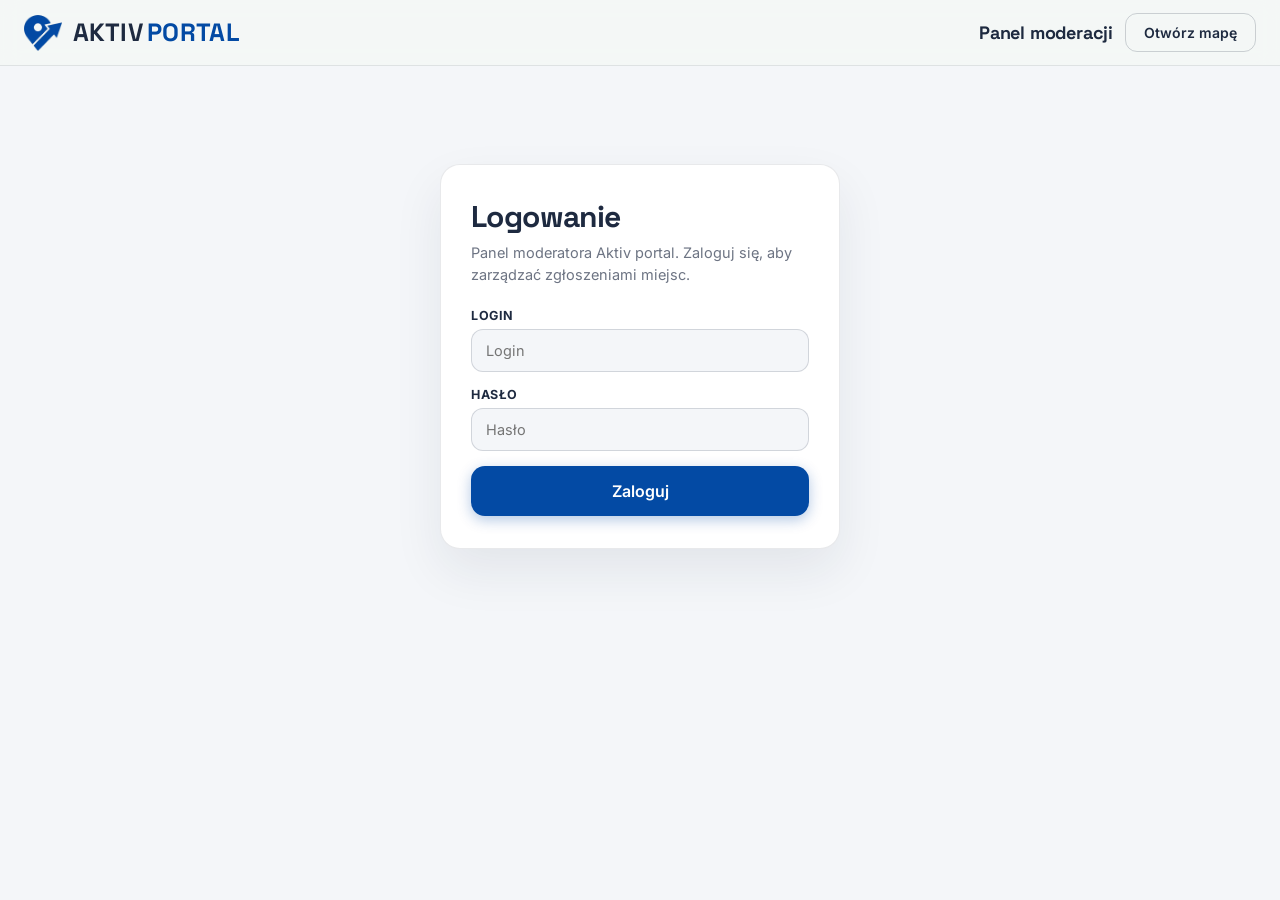
<file: admin.html>
<!DOCTYPE html>
<html lang="pl">
<head>
  <meta charset="UTF-8">
  <meta name="viewport" content="width=device-width, initial-scale=1.0">
  <title>Panel moderacji | Aktiv portal</title>
  <link rel="icon" type="image/png" href="images/favicon.png?v=5">
  <link rel="preconnect" href="https://fonts.googleapis.com">
  <link rel="preconnect" href="https://fonts.gstatic.com" crossorigin>
  <link href="https://fonts.googleapis.com/css2?family=Space+Grotesk:wght@500;600;700&family=Inter:wght@400;500;600;700&display=swap" rel="stylesheet">
  <link rel="stylesheet" href="styles.css?v=5">
</head>
<body class="admin-page">
  <header class="topbar">
    <a class="brand" href="index.html" aria-label="Aktiv, strona główna">
      <img class="brand-mark" src="images/logo-mark.png?v=5" alt="Aktiv portal">
      <span class="brand-name"><b>Aktiv</b><span>portal</span></span>
    </a>
    <div class="topbar-actions">
      <span class="admin-topbar-label">Panel moderacji</span>
      <a class="btn btn-ghost" href="index.html">Otwórz mapę</a>
      <button class="btn btn-green" id="logout" type="button" style="display:none">Wyloguj</button>
    </div>
  </header>

  <div class="admin-wrap">
    <div class="admin-login" id="admin-login">
      <h1 class="admin-h1">Logowanie</h1>
      <p class="admin-lead">Panel moderatora Aktiv portal. Zaloguj się, aby zarządzać zgłoszeniami miejsc.</p>
      <div class="field"><label for="l-login">Login</label><input id="l-login" type="text" placeholder="Login" autocomplete="username"></div>
      <div class="field"><label for="l-pass">Hasło</label><input id="l-pass" type="password" placeholder="Hasło" autocomplete="current-password"></div>
      <button class="btn btn-solid btn-lg" id="l-submit" type="button" style="width:100%">Zaloguj</button>
      <p class="admin-error" id="l-error">Błędny login lub hasło.</p>
    </div>

    <div id="admin-panel" style="display:none">
      <div class="admin-stats">
        <div class="admin-stat"><b id="c-pending">0</b><span>Oczekujące</span></div>
        <div class="admin-stat"><b id="c-approved">0</b><span>Zaakceptowane</span></div>
        <div class="admin-stat"><b id="c-rejected">0</b><span>Odrzucone</span></div>
      </div>
      <div class="admin-section"><h2>Oczekujące</h2><div id="list-pending"></div></div>
      <div class="admin-section"><h2>Zaakceptowane</h2><div id="list-approved"></div></div>
      <div class="admin-section"><h2>Odrzucone</h2><div id="list-rejected"></div></div>
      <div class="admin-tools"><button class="btn btn-ghost btn-sm" id="clear-demo" type="button">Wyczyść dane demo</button></div>
    </div>
  </div>

  <div class="modal-overlay" id="edit-overlay" aria-hidden="true">
    <div class="modal" role="dialog" aria-label="Edytuj miejsce" aria-modal="true">
      <button class="modal-close" id="edit-close" type="button" aria-label="Zamknij">&times;</button>
      <h2 class="modal-title">Edytuj miejsce</h2>
      <p class="modal-sub">Popraw dane zgłoszone przez użytkownika. Zmiana adresu odświeży lokalizację na mapie.</p>
      <div class="field"><label for="e-name">Nazwa miejsca</label><input id="e-name" type="text"></div>
      <div class="field"><label for="e-cat">Kategoria</label><select id="e-cat"></select></div>
      <div class="field"><label for="e-place">Miejscowość</label><input id="e-place" type="text"></div>
      <div class="field"><label for="e-address">Adres</label><input id="e-address" type="text"></div>
      <div class="field"><label for="e-phone">Telefon</label><input id="e-phone" type="tel"></div>
      <div class="field"><label for="e-desc">Opis</label><textarea id="e-desc"></textarea></div>
      <button id="e-save" class="btn btn-solid btn-lg" type="button" style="width:100%">Zapisz zmiany</button>
      <p class="admin-error" id="e-error">Uzupełnij nazwę i miejscowość.</p>
    </div>
  </div>

  <script src="store.js?v=5"></script>
  <script src="admin.js?v=5"></script>
</body>
</html>
</file>
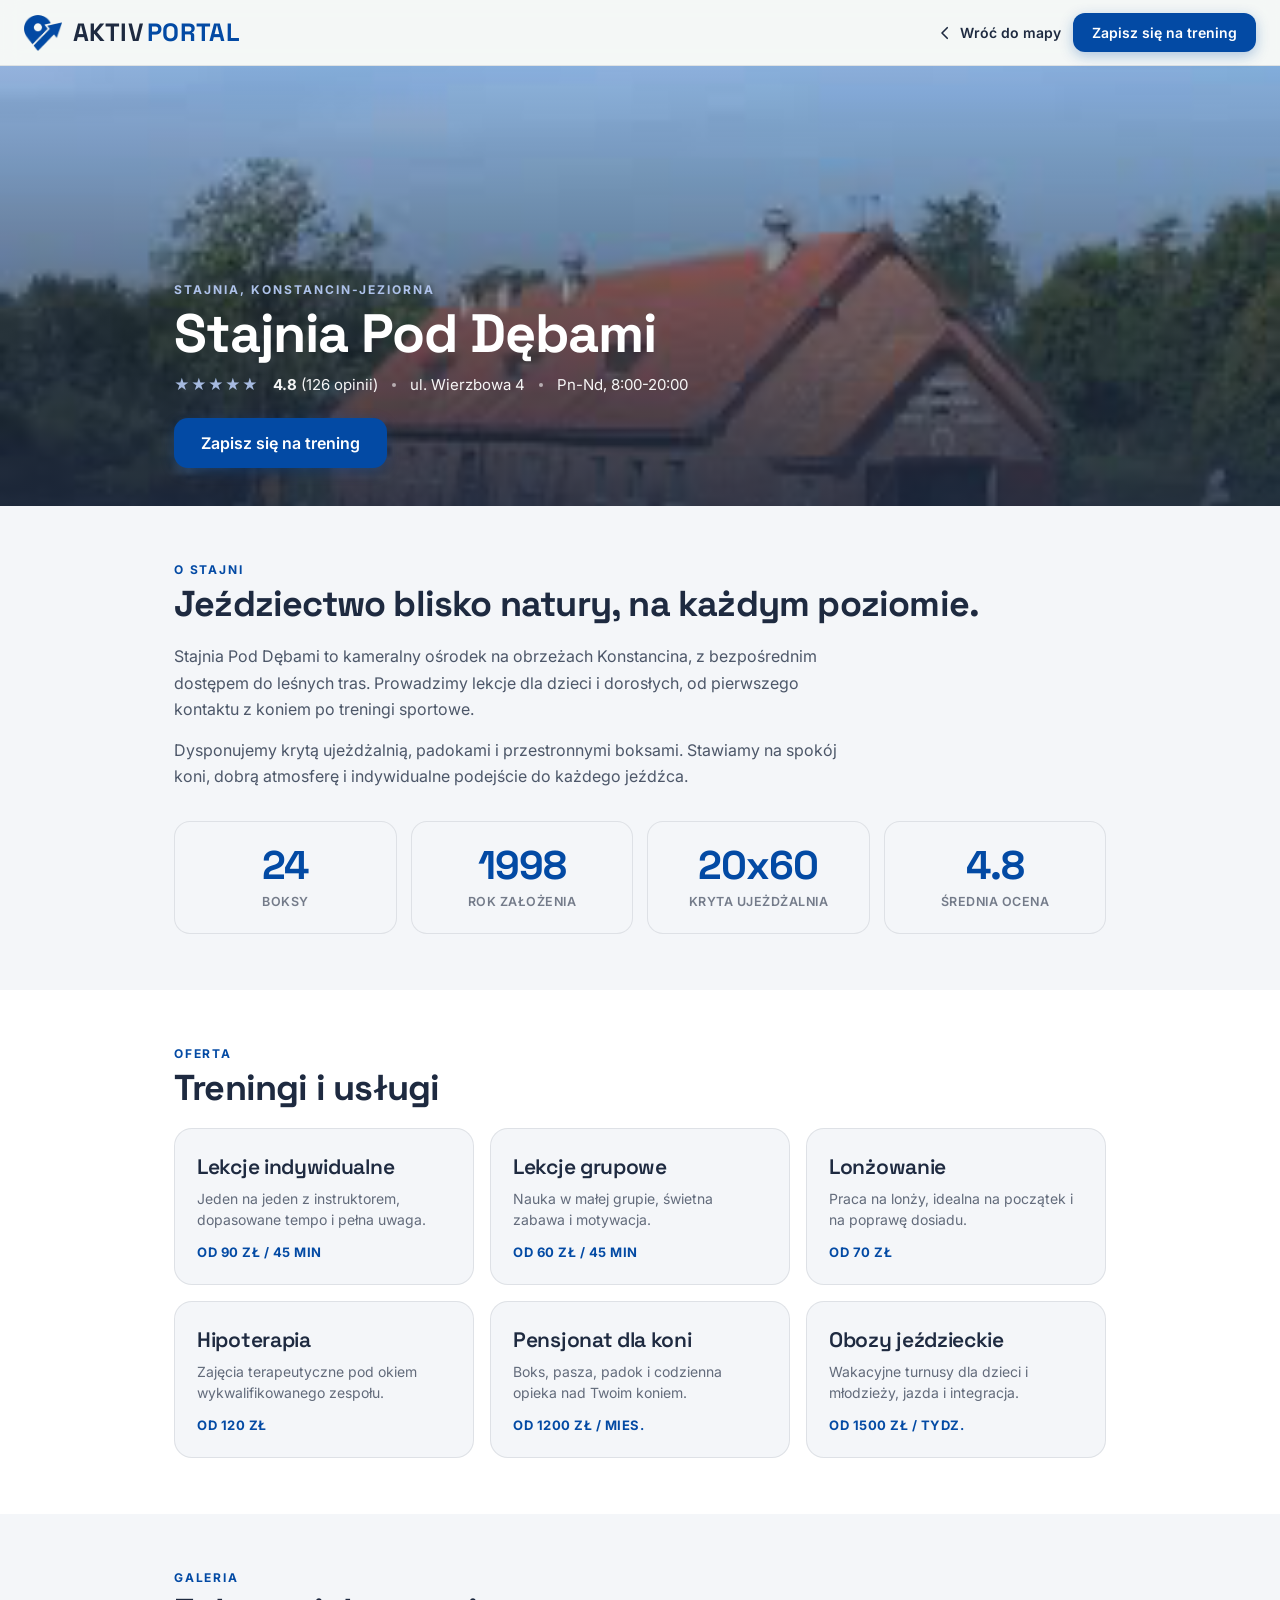
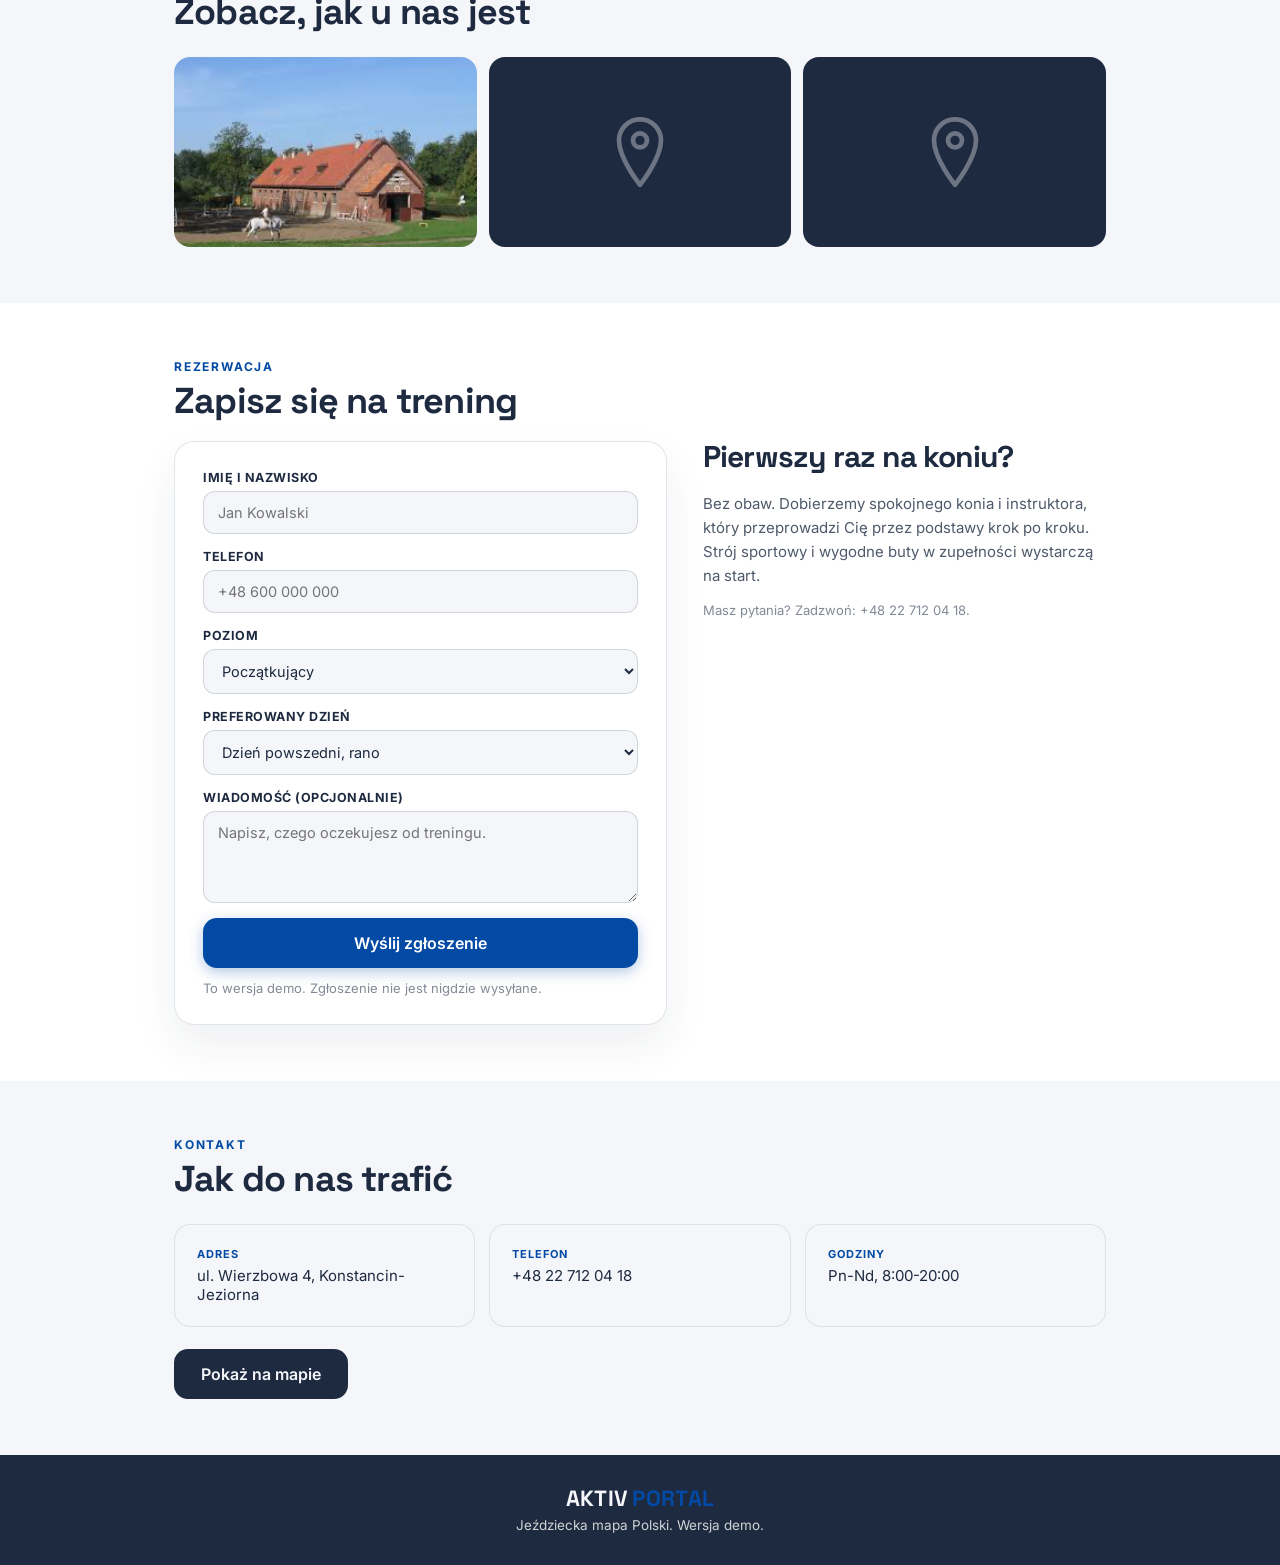
<file: stajnia.html>
<!DOCTYPE html>
<html lang="pl">
<head>
  <meta charset="UTF-8">
  <meta name="viewport" content="width=device-width, initial-scale=1.0">
  <title>Stajnia Pod Dębami, Konstancin-Jeziorna | Aktiv</title>
  <meta name="description" content="Stajnia Pod Dębami w Konstancinie-Jeziornie. Lekcje jazdy, pensjonat, kryta ujeżdżalnia. Zapisz się na trening.">
  <link rel="icon" type="image/png" href="images/favicon.png?v=5">
  <link rel="preconnect" href="https://fonts.googleapis.com">
  <link rel="preconnect" href="https://fonts.gstatic.com" crossorigin>
  <link href="https://fonts.googleapis.com/css2?family=Space+Grotesk:wght@500;600;700&family=Inter:wght@400;500;600;700&display=swap" rel="stylesheet">
  <link rel="stylesheet" href="styles.css?v=5">
</head>
<body class="sp-page">
  <header class="topbar">
    <a class="brand" href="index.html" aria-label="Aktiv, strona główna">
      <img class="brand-mark" src="images/logo-mark.png?v=5" alt="Aktiv portal">
      <span class="brand-name"><b>Aktiv</b><span>portal</span></span>
    </a>
    <div class="topbar-actions">
      <a class="back-link" href="index.html">
        <svg width="18" height="18" viewBox="0 0 24 24" aria-hidden="true"><path d="M15 5 L8 12 L15 19" fill="none" stroke="currentColor" stroke-width="2.2" stroke-linecap="round" stroke-linejoin="round"></path></svg>
        Wróć do mapy
      </a>
      <a class="btn btn-solid" href="#zapis">Zapisz się na trening</a>
    </div>
  </header>

  <section class="sp-hero" style="background-image:url('images/stajnia-pod-debami.png')">
    <div class="sp-hero-inner">
      <p class="sp-eyebrow">Stajnia, Konstancin-Jeziorna</p>
      <h1 class="sp-title">Stajnia Pod Dębami</h1>
      <div class="sp-sub">
        <span class="stars">★★★★★</span>
        <span><b>4.8</b> (126 opinii)</span>
        <span class="dot"></span>
        <span>ul. Wierzbowa 4</span>
        <span class="dot"></span>
        <span>Pn-Nd, 8:00-20:00</span>
      </div>
      <a class="btn btn-solid btn-lg" href="#zapis">Zapisz się na trening</a>
    </div>
  </section>

  <section class="sp-section">
    <div class="sp-wrap">
      <p class="sp-kicker">O stajni</p>
      <h2 class="sp-h2">Jeździectwo blisko natury, na każdym poziomie.</h2>
      <p class="sp-text">Stajnia Pod Dębami to kameralny ośrodek na obrzeżach Konstancina, z bezpośrednim dostępem do leśnych tras. Prowadzimy lekcje dla dzieci i dorosłych, od pierwszego kontaktu z koniem po treningi sportowe.</p>
      <p class="sp-text">Dysponujemy krytą ujeżdżalnią, padokami i przestronnymi boksami. Stawiamy na spokój koni, dobrą atmosferę i indywidualne podejście do każdego jeźdźca.</p>
      <div class="sp-stats">
        <div class="sp-stat"><div class="sp-stat-num">24</div><div class="sp-stat-label">Boksy</div></div>
        <div class="sp-stat"><div class="sp-stat-num">1998</div><div class="sp-stat-label">Rok założenia</div></div>
        <div class="sp-stat"><div class="sp-stat-num">20x60</div><div class="sp-stat-label">Kryta ujeżdżalnia</div></div>
        <div class="sp-stat"><div class="sp-stat-num">4.8</div><div class="sp-stat-label">Średnia ocena</div></div>
      </div>
    </div>
  </section>

  <section class="sp-section alt">
    <div class="sp-wrap">
      <p class="sp-kicker">Oferta</p>
      <h2 class="sp-h2">Treningi i usługi</h2>
      <div class="sp-offer">
        <div class="offer-card"><div class="offer-title">Lekcje indywidualne</div><p class="offer-desc">Jeden na jeden z instruktorem, dopasowane tempo i pełna uwaga.</p><div class="offer-price">od 90 zł / 45 min</div></div>
        <div class="offer-card"><div class="offer-title">Lekcje grupowe</div><p class="offer-desc">Nauka w małej grupie, świetna zabawa i motywacja.</p><div class="offer-price">od 60 zł / 45 min</div></div>
        <div class="offer-card"><div class="offer-title">Lonżowanie</div><p class="offer-desc">Praca na lonży, idealna na początek i na poprawę dosiadu.</p><div class="offer-price">od 70 zł</div></div>
        <div class="offer-card"><div class="offer-title">Hipoterapia</div><p class="offer-desc">Zajęcia terapeutyczne pod okiem wykwalifikowanego zespołu.</p><div class="offer-price">od 120 zł</div></div>
        <div class="offer-card"><div class="offer-title">Pensjonat dla koni</div><p class="offer-desc">Boks, pasza, padok i codzienna opieka nad Twoim koniem.</p><div class="offer-price">od 1200 zł / mies.</div></div>
        <div class="offer-card"><div class="offer-title">Obozy jeździeckie</div><p class="offer-desc">Wakacyjne turnusy dla dzieci i młodzieży, jazda i integracja.</p><div class="offer-price">od 1500 zł / tydz.</div></div>
      </div>
    </div>
  </section>

  <section class="sp-section">
    <div class="sp-wrap">
      <p class="sp-kicker">Galeria</p>
      <h2 class="sp-h2">Zobacz, jak u nas jest</h2>
      <div class="gallery-grid">
        <div class="gimg" style="background-image:url('images/stajnia-pod-debami.png')"></div>
        <div class="gph"><svg class="mark" width="56" height="70" viewBox="0 0 24 30" aria-hidden="true"><path d="M12 29 C12 29 21 18 21 10 A9 9 0 1 0 3 10 C3 18 12 29 12 29 Z" fill="none" stroke="#FFFFFF" stroke-width="2"></path><circle cx="12" cy="10" r="3" fill="none" stroke="#FFFFFF" stroke-width="2"></circle></svg></div>
        <div class="gph"><svg class="mark" width="56" height="70" viewBox="0 0 24 30" aria-hidden="true"><path d="M12 29 C12 29 21 18 21 10 A9 9 0 1 0 3 10 C3 18 12 29 12 29 Z" fill="none" stroke="#FFFFFF" stroke-width="2"></path><circle cx="12" cy="10" r="3" fill="none" stroke="#FFFFFF" stroke-width="2"></circle></svg></div>
      </div>
    </div>
  </section>

  <section class="sp-section alt" id="zapis">
    <div class="sp-wrap">
      <p class="sp-kicker">Rezerwacja</p>
      <h2 class="sp-h2">Zapisz się na trening</h2>
      <div class="sp-form-wrap">
        <div class="form-card">
          <div id="form-fields">
            <div class="field"><label for="f-name">Imię i nazwisko</label><input id="f-name" type="text" placeholder="Jan Kowalski"></div>
            <div class="field"><label for="f-phone">Telefon</label><input id="f-phone" type="tel" placeholder="+48 600 000 000"></div>
            <div class="field"><label for="f-level">Poziom</label>
              <select id="f-level">
                <option>Początkujący</option>
                <option>Średnio zaawansowany</option>
                <option>Zaawansowany</option>
              </select>
            </div>
            <div class="field"><label for="f-day">Preferowany dzień</label>
              <select id="f-day">
                <option>Dzień powszedni, rano</option>
                <option>Dzień powszedni, popołudnie</option>
                <option>Weekend, rano</option>
                <option>Weekend, popołudnie</option>
              </select>
            </div>
            <div class="field"><label for="f-msg">Wiadomość (opcjonalnie)</label><textarea id="f-msg" placeholder="Napisz, czego oczekujesz od treningu."></textarea></div>
            <button id="f-submit" class="btn btn-solid btn-lg" type="button" style="width:100%">Wyślij zgłoszenie</button>
            <p class="form-note">To wersja demo. Zgłoszenie nie jest nigdzie wysyłane.</p>
          </div>
          <div id="form-success" class="sp-success">
            <div class="tick"><svg width="26" height="26" viewBox="0 0 24 24" aria-hidden="true"><path d="M5 13 L10 18 L19 6" fill="none" stroke="currentColor" stroke-width="2.6" stroke-linecap="round" stroke-linejoin="round"></path></svg></div>
            <h3>Zgłoszenie wysłane</h3>
            <p>Dziękujemy. W prawdziwej wersji skontaktowalibyśmy się, żeby potwierdzić termin treningu.</p>
          </div>
        </div>
        <div class="form-side">
          <h2 class="sp-h2">Pierwszy raz na koniu?</h2>
          <p>Bez obaw. Dobierzemy spokojnego konia i instruktora, który przeprowadzi Cię przez podstawy krok po kroku. Strój sportowy i wygodne buty w zupełności wystarczą na start.</p>
          <p class="form-note">Masz pytania? Zadzwoń: +48 22 712 04 18.</p>
        </div>
      </div>
    </div>
  </section>

  <section class="sp-section">
    <div class="sp-wrap">
      <p class="sp-kicker">Kontakt</p>
      <h2 class="sp-h2">Jak do nas trafić</h2>
      <div class="sp-contact-grid">
        <div class="contact-card"><div class="meta-label">Adres</div><div class="meta-value">ul. Wierzbowa 4, Konstancin-Jeziorna</div></div>
        <div class="contact-card"><div class="meta-label">Telefon</div><div class="meta-value">+48 22 712 04 18</div></div>
        <div class="contact-card"><div class="meta-label">Godziny</div><div class="meta-value">Pn-Nd, 8:00-20:00</div></div>
      </div>
      <div style="margin-top:22px"><a class="btn btn-green btn-lg" href="index.html">Pokaż na mapie</a></div>
    </div>
  </section>

  <footer class="sp-footer">
    <div class="brand-name"><b>Aktiv</b><span>portal</span></div>
    <div>Jeździecka mapa Polski. Wersja demo.</div>
  </footer>

  <script src="stajnia.js?v=5"></script>
</body>
</html>
</file>
<file: styles.css>
* { margin: 0; padding: 0; box-sizing: border-box; }
html, body { height: 100%; }

body {
  font-family: "Inter", system-ui, sans-serif;
  color: #1E2A40;
  background: #F4F6F9;
  -webkit-font-smoothing: antialiased;
}
a { text-decoration: none; color: inherit; }
img { display: block; max-width: 100%; }

.topbar {
  height: 66px;
  display: flex;
  align-items: center;
  justify-content: space-between;
  padding: 0 24px;
  background: rgba(244, 248, 245, 0.9);
  backdrop-filter: blur(10px);
  border-bottom: 1px solid rgba(30, 42, 64, 0.1);
  position: sticky;
  top: 0;
  z-index: 1100;
}
.brand { display: flex; align-items: center; gap: 11px; }
.brand-mark { display: block; height: 36px; width: auto; }
.brand-name {
  font-family: "Space Grotesk", sans-serif;
  font-size: 25px;
  font-weight: 700;
  letter-spacing: 0.3px;
  line-height: 1;
  text-transform: uppercase;
}
.brand-name b { color: #1E2A40; font-weight: 700; }
.brand-name span { color: #034AA4; font-weight: 700; margin-left: 4px; }

.topbar-actions { display: flex; align-items: center; gap: 12px; }
.demo-pill {
  font-size: 11px;
  text-transform: uppercase;
  letter-spacing: 1.4px;
  font-weight: 700;
  color: #023A82;
  background: rgba(3, 74, 164, 0.14);
  border: 1px solid rgba(3, 74, 164, 0.4);
  padding: 5px 11px;
  border-radius: 999px;
}

.btn {
  font-family: "Inter", sans-serif;
  font-size: 14px;
  font-weight: 600;
  padding: 10px 18px;
  border-radius: 12px;
  border: 1.5px solid transparent;
  cursor: pointer;
  transition: transform 0.12s ease, background 0.15s ease, box-shadow 0.15s ease, color 0.15s ease;
  display: inline-flex;
  align-items: center;
  justify-content: center;
  gap: 7px;
}
.btn:hover { transform: translateY(-1px); }
.btn:active { transform: translateY(0); }
.btn-ghost { color: #1E2A40; border-color: rgba(30, 42, 64, 0.2); background: transparent; }
.btn-ghost:hover { background: rgba(30, 42, 64, 0.05); border-color: #1E2A40; }
.btn-solid { color: #FFFFFF; background: #034AA4; box-shadow: 0 4px 14px rgba(3, 74, 164, 0.3); }
.btn-solid:hover { background: #023A82; box-shadow: 0 8px 22px rgba(3, 74, 164, 0.4); }
.btn-green { color: #F4F6F9; background: #1E2A40; }
.btn-green:hover { background: #29374F; }
.btn-lg { padding: 14px 26px; font-size: 16px; border-radius: 14px; }

.layout { display: flex; height: calc(100vh - 66px); height: calc(100dvh - 66px); }

.panel {
  position: relative;
  width: 404px;
  flex: 0 0 404px;
  min-height: 0;
  background: #FFFFFF;
  border-right: 1px solid rgba(30, 42, 64, 0.1);
  display: flex;
  flex-direction: column;
  box-shadow: 2px 0 24px rgba(30, 42, 64, 0.05);
  z-index: 800;
}
.panel-head { padding: 24px 20px 16px; border-bottom: 1px solid rgba(30, 42, 64, 0.07); }
.eyebrow {
  font-size: 12px;
  text-transform: uppercase;
  letter-spacing: 1.8px;
  color: #034AA4;
  font-weight: 700;
  margin-bottom: 10px;
}
.lead {
  font-family: "Space Grotesk", sans-serif;
  font-weight: 700;
  font-size: 30px;
  line-height: 1.08;
  letter-spacing: -0.5px;
  color: #1E2A40;
  margin-bottom: 20px;
}
.lead .hl { color: #034AA4; }

.search { display: flex; flex-direction: column; gap: 9px; margin-bottom: 16px; }
.search-field { position: relative; }
.search-field .ico { position: absolute; left: 14px; top: 50%; transform: translateY(-50%); color: rgba(30, 42, 64, 0.4); pointer-events: none; }
.search-input {
  font-family: "Inter", sans-serif;
  font-size: 14px;
  width: 100%;
  padding: 12px 14px 12px 42px;
  border: 1.5px solid rgba(30, 42, 64, 0.16);
  border-radius: 12px;
  background: #F4F6F9;
  color: #1E2A40;
  outline: none;
  transition: border 0.15s ease, box-shadow 0.15s ease, background 0.15s ease;
}
.search-input::placeholder { color: rgba(30, 42, 64, 0.42); }
.search-input:focus {
  border-color: #034AA4;
  background: #FFFFFF;
  box-shadow: 0 0 0 3px rgba(3, 74, 164, 0.18);
}

.chips { display: flex; flex-wrap: wrap; gap: 7px; margin-bottom: 14px; }
.chip {
  font-family: "Inter", sans-serif;
  font-size: 13px;
  font-weight: 600;
  padding: 7px 13px 7px 11px;
  border-radius: 999px;
  border: 1.5px solid rgba(30, 42, 64, 0.18);
  background: #FFFFFF;
  color: #2a352e;
  cursor: pointer;
  transition: background 0.15s ease, color 0.15s ease, border 0.15s ease, transform 0.1s ease;
  display: inline-flex;
  align-items: center;
  gap: 7px;
}
.chip .dot { width: 9px; height: 9px; border-radius: 50%; flex: 0 0 auto; }
.chip:hover { border-color: #034AA4; transform: translateY(-1px); }
.chip.active { background: #034AA4; color: #FFFFFF; border-color: #034AA4; }
.chip.active .dot { box-shadow: 0 0 0 2px rgba(255, 255, 255, 0.7); }

.result-count {
  font-size: 12px;
  color: rgba(30, 42, 64, 0.5);
  font-weight: 700;
  text-transform: uppercase;
  letter-spacing: 0.6px;
}

.results { flex: 1 1 auto; min-height: 0; overflow-y: auto; padding: 14px; display: flex; flex-direction: column; gap: 13px; }

.card {
  flex: 0 0 auto;
  border: 1px solid rgba(30, 42, 64, 0.1);
  border-radius: 16px;
  overflow: hidden;
  background: #FFFFFF;
  cursor: pointer;
  transition: transform 0.14s ease, box-shadow 0.18s ease, border 0.15s ease;
  animation: rise 0.34s ease both;
}
.card:hover { transform: translateY(-3px); box-shadow: 0 16px 34px rgba(30, 42, 64, 0.12); border-color: rgba(3, 74, 164, 0.5); }

.media { position: relative; height: 140px; background-size: cover; background-position: center; display: flex; align-items: center; justify-content: center; }
.media::after { content: ""; position: absolute; inset: 0; background: linear-gradient(160deg, rgba(255, 255, 255, 0.12), rgba(0, 0, 0, 0.32)); }
.media .mark { position: relative; z-index: 1; opacity: 0.4; }
.media.has-photo .mark { display: none; }
.media.has-photo::after { background: linear-gradient(180deg, rgba(0, 0, 0, 0) 45%, rgba(0, 0, 0, 0.4)); }

.cat-badge {
  position: absolute; top: 11px; left: 11px; z-index: 2;
  font-size: 11px; font-weight: 700; letter-spacing: 0.4px; text-transform: uppercase;
  color: #FFFFFF; background: rgba(30, 42, 64, 0.72); backdrop-filter: blur(3px);
  padding: 5px 10px; border-radius: 999px;
}

.card-body { padding: 13px 15px 14px; }
.card-title { font-family: "Space Grotesk", sans-serif; font-weight: 600; font-size: 18px; letter-spacing: -0.3px; color: #1E2A40; line-height: 1.18; margin-bottom: 4px; }
.card-place { font-size: 13px; color: rgba(30, 42, 64, 0.58); margin-bottom: 10px; }
.card-foot { display: flex; align-items: center; justify-content: space-between; }
.card-foot .chev { color: rgba(30, 42, 64, 0.35); transition: transform 0.15s ease, color 0.15s ease; }
.card:hover .card-foot .chev { color: #034AA4; transform: translateX(3px); }

.rating { display: flex; align-items: center; gap: 6px; font-size: 13px; }
.stars { color: #034AA4; letter-spacing: 1px; }
.rating b { color: #1E2A40; font-weight: 700; }
.rating span { color: rgba(30, 42, 64, 0.5); }

.empty { text-align: center; color: rgba(30, 42, 64, 0.5); font-size: 14px; padding: 44px 16px; }

.detail { display: none; flex-direction: column; flex: 1 1 auto; min-height: 0; overflow-y: auto; background: #FFFFFF; }
.detail.open { display: flex; animation: slideIn 0.28s ease; }
.panel.detail-open .panel-head, .panel.detail-open .results { display: none; }

.detail-back {
  position: sticky; top: 0; z-index: 5;
  display: flex; align-items: center; gap: 7px;
  font-family: "Inter", sans-serif; font-size: 14px; font-weight: 600; color: #1E2A40;
  background: rgba(255, 255, 255, 0.94); backdrop-filter: blur(6px);
  border: none; border-bottom: 1px solid rgba(30, 42, 64, 0.1);
  padding: 15px 18px; cursor: pointer; width: 100%; text-align: left;
}
.detail-back:hover { color: #034AA4; }

.detail-media { height: 214px; }
.detail-body { padding: 18px 20px 28px; }
.detail-title { font-family: "Space Grotesk", sans-serif; font-weight: 600; font-size: 27px; letter-spacing: -0.5px; color: #1E2A40; line-height: 1.1; margin-bottom: 9px; }
.detail-rating { margin-bottom: 17px; }

.meta-grid { display: flex; flex-direction: column; gap: 12px; margin-bottom: 18px; }
.meta-row { display: flex; flex-direction: column; gap: 2px; }
.meta-label { font-size: 11px; text-transform: uppercase; letter-spacing: 1px; color: #034AA4; font-weight: 700; }
.meta-value { font-size: 14px; color: #1E2A40; }

.services { display: flex; flex-wrap: wrap; gap: 7px; margin-bottom: 18px; }
.tag { font-size: 12.5px; font-weight: 600; color: #2a352e; background: rgba(30, 42, 64, 0.06); border: 1px solid rgba(30, 42, 64, 0.1); padding: 5px 11px; border-radius: 999px; }

.blurb { font-size: 14.5px; line-height: 1.55; color: rgba(30, 42, 64, 0.78); margin-bottom: 20px; }

.detail-actions { display: flex; flex-direction: column; gap: 10px; }
.detail-actions .btn { width: 100%; }
.detail-actions .row { display: flex; gap: 10px; }
.detail-actions .row .btn { flex: 1; }

.map-wrap { flex: 1; position: relative; }
#map { position: absolute; inset: 0; background: #E6EBF1; }

.pin-wrap { background: transparent; border: none; position: relative; }
.pin-wrap svg { display: block; transform-origin: 50% 100%; transition: transform 0.15s ease; filter: drop-shadow(0 4px 5px rgba(30, 42, 64, 0.35)); }
.pin-wrap:hover svg { transform: scale(1.16); }
.pin-wrap.active svg { transform: scale(1.28); }
.pin-wrap.active::before {
  content: "";
  position: absolute;
  left: 50%;
  top: 13px;
  width: 18px;
  height: 18px;
  margin-left: -9px;
  border-radius: 50%;
  border: 2px solid #034AA4;
  transform-origin: center;
  animation: pulse 1.5s ease-out infinite;
  pointer-events: none;
}

.leaflet-container { font-family: "Inter", sans-serif; }
.leaflet-tile { filter: saturate(1.2) contrast(1.06) brightness(0.97); }
.leaflet-control-zoom a { color: #1E2A40; }

@keyframes rise { from { opacity: 0; transform: translateY(10px); } to { opacity: 1; transform: translateY(0); } }
@keyframes slideIn { from { opacity: 0; transform: translateX(16px); } to { opacity: 1; transform: translateX(0); } }
@keyframes pulse { from { transform: scale(0.6); opacity: 0.7; } to { transform: scale(2.4); opacity: 0; } }

.sp-page { background: #F4F6F9; }
.back-link { display: inline-flex; align-items: center; gap: 6px; font-size: 14px; font-weight: 600; color: #1E2A40; }
.back-link:hover { color: #034AA4; }

.sp-hero { position: relative; min-height: 440px; display: flex; align-items: flex-end; background-size: cover; background-position: center; }
.sp-hero::after { content: ""; position: absolute; inset: 0; background: linear-gradient(180deg, rgba(30, 42, 64, 0.1) 0%, rgba(30, 42, 64, 0.86) 100%); }
.sp-hero-inner { position: relative; z-index: 1; width: 100%; max-width: 980px; margin: 0 auto; padding: 44px 24px 38px; color: #FFFFFF; }
.sp-eyebrow { font-size: 12px; font-weight: 700; text-transform: uppercase; letter-spacing: 2px; color: #AEC2EA; margin-bottom: 10px; }
.sp-title { font-family: "Space Grotesk", sans-serif; font-weight: 700; font-size: 54px; line-height: 1; letter-spacing: -1px; margin-bottom: 14px; }
.sp-sub { display: flex; flex-wrap: wrap; align-items: center; gap: 14px; font-size: 15px; margin-bottom: 24px; opacity: 0.95; }
.sp-sub .dot { width: 4px; height: 4px; border-radius: 50%; background: rgba(255, 255, 255, 0.6); }
.sp-sub .stars { color: #AEC2EA; }

.sp-wrap { max-width: 980px; margin: 0 auto; padding: 0 24px; }
.sp-section { padding: 56px 0; }
.sp-section.alt { background: #FFFFFF; }
.sp-kicker { font-size: 12px; font-weight: 700; text-transform: uppercase; letter-spacing: 1.8px; color: #034AA4; margin-bottom: 9px; }
.sp-h2 { font-family: "Space Grotesk", sans-serif; font-weight: 700; font-size: 36px; letter-spacing: -0.8px; color: #1E2A40; line-height: 1.04; margin-bottom: 20px; }
.sp-text { font-size: 16px; line-height: 1.65; color: rgba(30, 42, 64, 0.78); max-width: 680px; }
.sp-text + .sp-text { margin-top: 14px; }

.sp-stats { display: grid; grid-template-columns: repeat(4, 1fr); gap: 14px; margin-top: 32px; }
.sp-stat { background: #F4F6F9; border: 1px solid rgba(30, 42, 64, 0.1); border-radius: 16px; padding: 24px 18px; text-align: center; }
.sp-stat-num { font-family: "Space Grotesk", sans-serif; font-weight: 700; font-size: 40px; letter-spacing: -1px; color: #034AA4; line-height: 1; }
.sp-stat-label { font-size: 12.5px; font-weight: 600; color: rgba(30, 42, 64, 0.6); margin-top: 8px; text-transform: uppercase; letter-spacing: 0.5px; }

.sp-offer { display: grid; grid-template-columns: repeat(3, 1fr); gap: 16px; }
.offer-card { background: #F4F6F9; border: 1px solid rgba(30, 42, 64, 0.1); border-radius: 18px; padding: 24px 22px; transition: transform 0.14s ease, box-shadow 0.18s ease; }
.offer-card:hover { transform: translateY(-3px); box-shadow: 0 16px 34px rgba(30, 42, 64, 0.1); }
.offer-title { font-family: "Space Grotesk", sans-serif; font-weight: 600; font-size: 21px; letter-spacing: -0.3px; color: #1E2A40; margin-bottom: 8px; }
.offer-desc { font-size: 14px; line-height: 1.5; color: rgba(30, 42, 64, 0.68); margin-bottom: 14px; }
.offer-price { font-size: 13px; font-weight: 700; color: #034AA4; text-transform: uppercase; letter-spacing: 0.5px; }

.gallery-grid { display: grid; grid-template-columns: repeat(3, 1fr); gap: 12px; margin-top: 26px; }
.gallery-grid .gimg { height: 190px; border-radius: 16px; background-size: cover; background-position: center; }
.gallery-grid .gph { height: 190px; border-radius: 16px; background: #1E2A40; display: flex; align-items: center; justify-content: center; }
.gallery-grid .gph .mark { opacity: 0.35; }

.sp-form-wrap { display: grid; grid-template-columns: 1.1fr 0.9fr; gap: 36px; align-items: start; }
.form-card { background: #FFFFFF; border: 1px solid rgba(30, 42, 64, 0.12); border-radius: 20px; padding: 28px; box-shadow: 0 20px 44px rgba(30, 42, 64, 0.07); }
.field { display: flex; flex-direction: column; gap: 6px; margin-bottom: 15px; }
.field label { font-size: 12.5px; font-weight: 700; color: #1E2A40; text-transform: uppercase; letter-spacing: 0.5px; }
.field input, .field select, .field textarea {
  font-family: "Inter", sans-serif; font-size: 14.5px; padding: 12px 14px;
  border: 1.5px solid rgba(30, 42, 64, 0.16); border-radius: 12px; background: #F4F6F9; color: #1E2A40; outline: none;
  transition: border 0.15s ease, box-shadow 0.15s ease, background 0.15s ease;
}
.field textarea { resize: vertical; min-height: 92px; }
.field input:focus, .field select:focus, .field textarea:focus { border-color: #034AA4; background: #FFFFFF; box-shadow: 0 0 0 3px rgba(3, 74, 164, 0.18); }
.form-side { font-size: 15px; line-height: 1.6; color: rgba(30, 42, 64, 0.78); }
.form-side .sp-h2 { font-size: 30px; }
.form-note { font-size: 13px; color: rgba(30, 42, 64, 0.55); margin-top: 12px; }
.sp-success { display: none; text-align: center; padding: 28px 16px; }
.sp-success.show { display: block; animation: rise 0.3s ease both; }
.sp-success .tick { width: 58px; height: 58px; margin: 0 auto 14px; border-radius: 50%; background: rgba(3, 74, 164, 0.14); display: flex; align-items: center; justify-content: center; color: #034AA4; }
.sp-success h3 { font-family: "Space Grotesk", sans-serif; font-weight: 600; font-size: 24px; color: #1E2A40; margin-bottom: 7px; }
.sp-success p { font-size: 14.5px; color: rgba(30, 42, 64, 0.7); }

.sp-contact-grid { display: grid; grid-template-columns: repeat(3, 1fr); gap: 14px; margin-top: 26px; }
.contact-card { background: #F4F6F9; border: 1px solid rgba(30, 42, 64, 0.1); border-radius: 16px; padding: 22px; }
.contact-card .meta-label { margin-bottom: 5px; }
.contact-card .meta-value { font-size: 15px; }

.sp-footer { background: #1E2A40; color: rgba(244, 248, 245, 0.82); padding: 32px 24px; text-align: center; font-size: 13.5px; }
.sp-footer .brand-name { font-size: 22px; margin-bottom: 8px; }
.sp-footer .brand-name b { color: #F4F6F9; }

@media (max-width: 980px) {
  .sp-form-wrap { grid-template-columns: 1fr; gap: 24px; }
  .sp-offer, .sp-contact-grid, .gallery-grid { grid-template-columns: 1fr 1fr; }
  .sp-stats { grid-template-columns: 1fr 1fr; }
  .sp-title { font-size: 42px; }
}
@media (max-width: 820px) {
  .layout { flex-direction: column-reverse; height: auto; }
  .map-wrap { height: 44vh; flex: none; }
  #map { position: absolute; }
  .panel { width: 100%; flex: none; border-right: none; border-top: 1px solid rgba(30, 42, 64, 0.1); }
  .topbar-actions .btn-ghost { display: none; }
  .lead { font-size: 26px; }
}
@media (max-width: 560px) {
  .sp-offer, .sp-contact-grid, .gallery-grid, .sp-stats { grid-template-columns: 1fr; }
  .sp-title { font-size: 34px; }
}
@media (prefers-reduced-motion: reduce) { * { animation: none !important; transition: none !important; } }

.map-add { position: absolute; left: 14px; bottom: 24px; z-index: 700; display: inline-flex; align-items: center; gap: 7px; font-family: "Inter", sans-serif; font-size: 14px; font-weight: 600; color: #FFFFFF; background: #034AA4; border: none; border-radius: 999px; padding: 11px 18px; cursor: pointer; box-shadow: 0 6px 18px rgba(3, 74, 164, 0.35); transition: transform 0.12s ease, background 0.15s ease; }
.map-add:hover { transform: translateY(-1px); background: #023A82; }
.map-add .plus { font-size: 18px; font-weight: 700; line-height: 1; }

.pin-wrap.pending svg path { stroke-dasharray: 3 2; }
.pending-tag { font-size: 11px; font-weight: 700; text-transform: uppercase; letter-spacing: 0.4px; color: #8A6A1E; background: rgba(225, 146, 46, 0.16); border: 1px solid rgba(225, 146, 46, 0.4); padding: 4px 9px; border-radius: 999px; }
.detail-pending { display: flex; align-items: center; gap: 9px; background: rgba(225, 146, 46, 0.1); border: 1px solid rgba(225, 146, 46, 0.32); color: #8A6A1E; font-size: 13px; font-weight: 600; line-height: 1.4; padding: 11px 13px; border-radius: 12px; margin-bottom: 16px; }
.detail-pending svg { flex: 0 0 auto; }

.modal-overlay { position: fixed; inset: 0; background: rgba(30, 42, 64, 0.55); backdrop-filter: blur(3px); display: none; align-items: center; justify-content: center; padding: 20px; z-index: 2000; }
.modal-overlay.open { display: flex; animation: fade 0.2s ease; }
.modal { position: relative; background: #FFFFFF; border-radius: 20px; padding: 28px 26px; width: 100%; max-width: 470px; max-height: 90vh; overflow-y: auto; box-shadow: 0 30px 70px rgba(30, 42, 64, 0.3); }
.modal-close { position: absolute; top: 14px; right: 14px; width: 34px; height: 34px; border-radius: 50%; border: none; background: rgba(30, 42, 64, 0.06); color: #1E2A40; font-size: 20px; line-height: 1; cursor: pointer; display: flex; align-items: center; justify-content: center; }
.modal-close:hover { background: rgba(30, 42, 64, 0.12); }
.modal-title { font-family: "Space Grotesk", sans-serif; font-weight: 700; font-size: 24px; letter-spacing: -0.4px; color: #1E2A40; margin-bottom: 6px; }
.modal-sub { font-size: 14px; line-height: 1.5; color: rgba(30, 42, 64, 0.65); margin-bottom: 20px; }
.modal-success { display: none; text-align: center; padding: 14px 6px 6px; }
.modal-success.show { display: block; animation: rise 0.3s ease both; }
.modal-success .tick { width: 58px; height: 58px; margin: 0 auto 14px; border-radius: 50%; background: rgba(3, 74, 164, 0.12); display: flex; align-items: center; justify-content: center; color: #034AA4; }
.modal-success h3 { font-family: "Space Grotesk", sans-serif; font-weight: 700; font-size: 22px; color: #1E2A40; margin-bottom: 8px; }
.modal-success p { font-size: 14.5px; line-height: 1.55; color: rgba(30, 42, 64, 0.7); margin-bottom: 18px; }

@keyframes fade { from { opacity: 0; } to { opacity: 1; } }

@media (max-width: 820px) { .map-add { bottom: 16px; left: 12px; padding: 10px 15px; font-size: 13px; } }

.new-tag { font-size: 11px; font-weight: 700; text-transform: uppercase; letter-spacing: 0.4px; color: #034AA4; background: rgba(3, 74, 164, 0.12); border: 1px solid rgba(3, 74, 164, 0.35); padding: 4px 9px; border-radius: 999px; }

.admin-page { background: #F4F6F9; min-height: 100vh; }
.admin-wrap { max-width: 880px; margin: 0 auto; padding: 34px 24px 70px; }
.admin-login { max-width: 400px; margin: 64px auto; background: #FFFFFF; border: 1px solid rgba(30, 42, 64, 0.1); border-radius: 20px; padding: 32px 30px; box-shadow: 0 22px 50px rgba(30, 42, 64, 0.08); }
.admin-h1 { font-family: "Space Grotesk", sans-serif; font-weight: 700; font-size: 30px; letter-spacing: -0.6px; color: #1E2A40; margin-bottom: 6px; }
.admin-lead { font-size: 14.5px; line-height: 1.5; color: rgba(30, 42, 64, 0.65); margin-bottom: 22px; }
.admin-error { display: none; color: #D6564B; font-size: 13px; font-weight: 600; margin-top: 10px; }
.admin-error.show { display: block; }
.admin-topbar-label { font-family: "Space Grotesk", sans-serif; font-weight: 700; font-size: 18px; color: #1E2A40; letter-spacing: -0.2px; }

.admin-stats { display: grid; grid-template-columns: repeat(3, 1fr); gap: 12px; margin-bottom: 30px; }
.admin-stat { background: #FFFFFF; border: 1px solid rgba(30, 42, 64, 0.1); border-radius: 16px; padding: 20px; text-align: center; }
.admin-stat b { font-family: "Space Grotesk", sans-serif; font-weight: 700; font-size: 34px; letter-spacing: -1px; color: #034AA4; display: block; line-height: 1; }
.admin-stat span { font-size: 12px; font-weight: 600; color: rgba(30, 42, 64, 0.6); text-transform: uppercase; letter-spacing: 0.5px; margin-top: 8px; display: block; }

.admin-section { margin-bottom: 34px; }
.admin-section h2 { font-family: "Space Grotesk", sans-serif; font-weight: 700; font-size: 22px; letter-spacing: -0.4px; color: #1E2A40; margin-bottom: 14px; }
.sub-card { background: #FFFFFF; border: 1px solid rgba(30, 42, 64, 0.1); border-radius: 16px; padding: 18px 20px; margin-bottom: 12px; display: flex; gap: 16px; align-items: flex-start; flex-wrap: wrap; }
.sub-main { flex: 1 1 340px; }
.sub-name { font-family: "Space Grotesk", sans-serif; font-weight: 600; font-size: 18px; color: #1E2A40; display: flex; align-items: center; gap: 8px; margin-bottom: 4px; }
.sub-name .dot { width: 10px; height: 10px; border-radius: 50%; flex: 0 0 auto; }
.sub-cat { font-size: 12px; font-weight: 600; color: rgba(30, 42, 64, 0.55); text-transform: uppercase; letter-spacing: 0.4px; }
.sub-place { font-size: 14px; color: rgba(30, 42, 64, 0.7); margin: 6px 0; }
.sub-line { font-size: 13.5px; color: rgba(30, 42, 64, 0.6); margin-top: 2px; }
.sub-desc { font-size: 14px; color: rgba(30, 42, 64, 0.78); margin-top: 8px; line-height: 1.5; }
.sub-actions { display: flex; gap: 8px; align-items: center; flex: 0 0 auto; flex-wrap: wrap; }

.badge { font-size: 11px; font-weight: 700; text-transform: uppercase; letter-spacing: 0.4px; padding: 5px 10px; border-radius: 999px; }
.badge-ok { color: #1E7A46; background: rgba(46, 158, 91, 0.14); border: 1px solid rgba(46, 158, 91, 0.4); }
.badge-rej { color: #A93A32; background: rgba(214, 86, 75, 0.14); border: 1px solid rgba(214, 86, 75, 0.4); }

.btn-sm { padding: 8px 14px; font-size: 13px; border-radius: 10px; }
.btn-danger { color: #FFFFFF; background: #D6564B; }
.btn-danger:hover { background: #C24339; }

.admin-empty { color: rgba(30, 42, 64, 0.5); font-size: 14px; padding: 16px 0; }
.admin-tools { margin-top: 18px; }

@media (max-width: 620px) { .admin-stats { grid-template-columns: 1fr; } .sub-actions { width: 100%; } }
</file>
